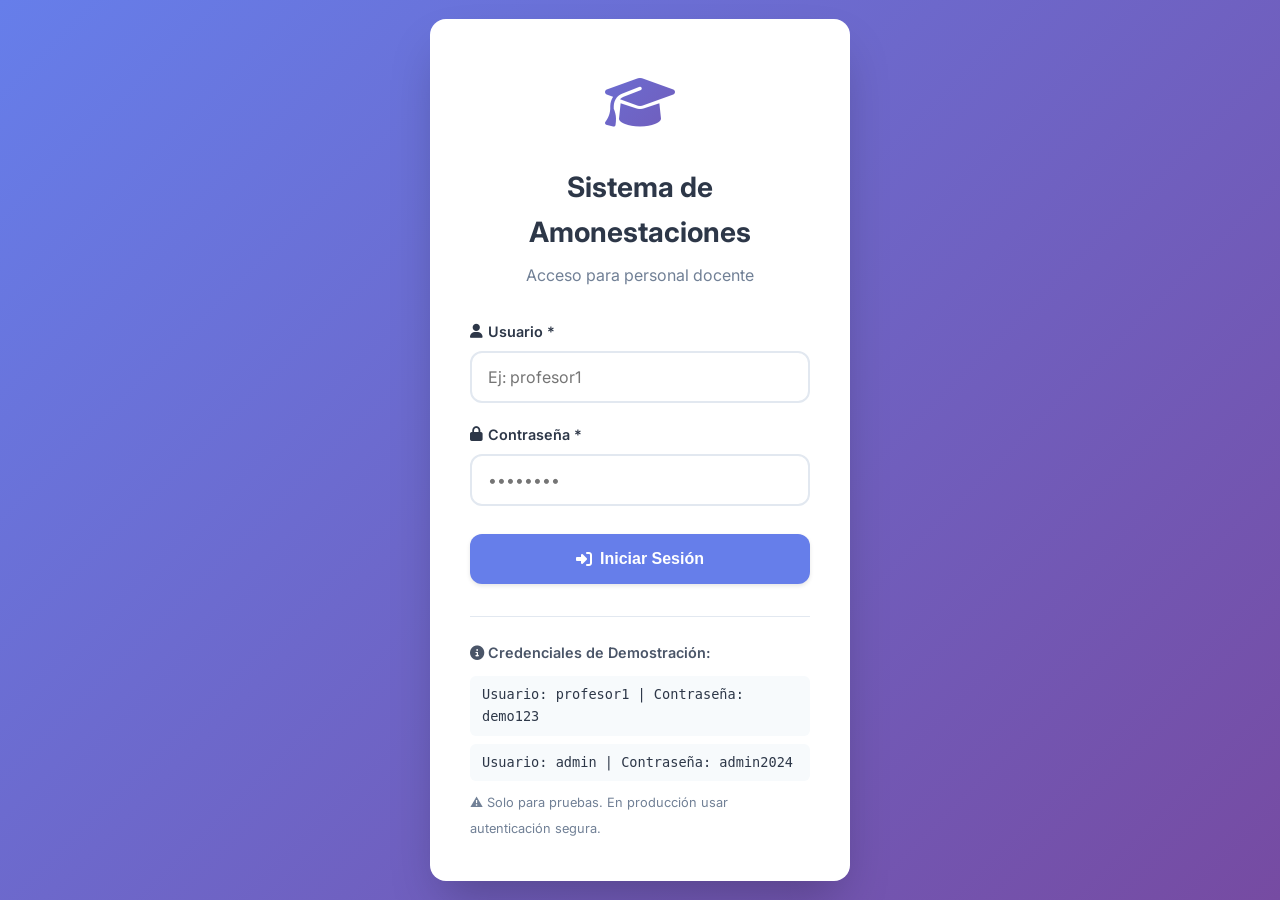
<file: experimentos/index.html>
<!DOCTYPE html>
<html lang="es">
<head>
    <meta charset="UTF-8">
    <meta name="viewport" content="width=device-width, initial-scale=1.0">
    <title>Acceso - Sistema de Amonestaciones</title>
    <meta name="description" content="Acceso seguro para profesores">
    
    <!-- Fuentes e Iconos -->
    <link href="https://fonts.googleapis.com/css2?family=Inter:wght@300;400;500;600;700&display=swap" rel="stylesheet">
    <link href="https://cdnjs.cloudflare.com/ajax/libs/font-awesome/6.4.0/css/all.min.css" rel="stylesheet">
    
    <!-- Estilos -->
    <link rel="stylesheet" href="styles.css">
    
    <style>
        /* Estilos específicos para login */
        .login-wrapper {
            min-height: 100vh;
            display: flex;
            align-items: center;
            justify-content: center;
            padding: 1rem;
            background: linear-gradient(135deg, #667eea 0%, #764ba2 100%);
        }
        
        .login-card {
            background: white;
            border-radius: 16px;
            padding: 2.5rem;
            width: 100%;
            max-width: 420px;
            box-shadow: 0 25px 50px -12px rgba(0, 0, 0, 0.25);
            text-align: center;
        }
        
        .login-card .logo {
            font-size: 3.5rem;
            margin-bottom: 1rem;
            background: linear-gradient(135deg, #667eea 0%, #764ba2 100%);
            -webkit-background-clip: text;
            -webkit-text-fill-color: transparent;
            background-clip: text;
        }
        
        .login-card h2 {
            font-size: 1.75rem;
            font-weight: 700;
            margin-bottom: 0.5rem;
            color: #2d3748;
        }
        
        .login-card p {
            color: #718096;
            margin-bottom: 2rem;
            font-size: 1rem;
        }
        
        .login-form .form-group {
            margin-bottom: 1.25rem;
            text-align: left;
        }
        
        .login-form input {
            width: 100%;
            padding: 0.875rem 1rem;
            border: 2px solid #e2e8f0;
            border-radius: 12px;
            font-size: 1rem;
            transition: all 0.2s;
        }
        
        .login-form input:focus {
            outline: none;
            border-color: #667eea;
            box-shadow: 0 0 0 3px rgba(102, 126, 234, 0.15);
        }
        
        .login-error {
            background: #fed7d7;
            color: #c53030;
            padding: 0.75rem 1rem;
            border-radius: 8px;
            margin-bottom: 1.25rem;
            font-size: 0.9rem;
            display: none;
            text-align: left;
        }
        
        .login-form .btn {
            width: 100%;
            padding: 1rem;
            font-size: 1rem;
            margin-top: 0.5rem;
        }
        
        .demo-credentials {
            margin-top: 2rem;
            padding-top: 1.5rem;
            border-top: 1px solid #e2e8f0;
            text-align: left;
        }
        
        .demo-credentials h4 {
            font-size: 0.9rem;
            font-weight: 600;
            color: #4a5568;
            margin-bottom: 0.75rem;
        }
        
        .demo-credentials code {
            display: block;
            background: #f7fafc;
            padding: 0.5rem 0.75rem;
            border-radius: 6px;
            font-size: 0.85rem;
            margin-bottom: 0.5rem;
            color: #2d3748;
        }
        
        .demo-credentials small {
            color: #718096;
            font-size: 0.8rem;
        }
    </style>
</head>
<body>
    <div class="login-wrapper">
        <div class="login-card">
            <div class="logo">
                <i class="fas fa-graduation-cap"></i>
            </div>
            <h2>Sistema de Amonestaciones</h2>
            <p>Acceso para personal docente</p>
            
            <form id="login-form" class="login-form" onsubmit="handleLogin(event)" novalidate>
                <div id="login-error" class="login-error" role="alert"></div>
                
                <div class="form-group">
                    <label for="username">
                        <i class="fas fa-user"></i> Usuario *
                    </label>
                    <input 
                        type="text" 
                        id="username" 
                        name="username"
                        placeholder="Ej: profesor1"
                        required
                        autocomplete="username"
                        pattern="[a-zA-Z0-9]+"
                        title="Solo letras y números"
                    >
                </div>
                
                <div class="form-group">
                    <label for="password">
                        <i class="fas fa-lock"></i> Contraseña *
                    </label>
                    <input 
                        type="password" 
                        id="password" 
                        name="password"
                        placeholder="••••••••"
                        required
                        autocomplete="current-password"
                        minlength="6"
                    >
                </div>
                
                <button type="submit" id="login-submit" class="btn btn-primary">
                    <i class="fas fa-sign-in-alt"></i> Iniciar Sesión
                </button>
            </form>
            
            <div class="demo-credentials">
                <h4><i class="fas fa-info-circle"></i> Credenciales de Demostración:</h4>
                <code>Usuario: profesor1 | Contraseña: demo123</code>
                <code>Usuario: admin | Contraseña: admin2024</code>
                <small>⚠️ Solo para pruebas. En producción usar autenticación segura.</small>
            </div>
        </div>
    </div>
    
    <!-- Script principal -->
    <script src="app.js"></script>
    
    <!-- Script específico para login (solo si app.js no maneja todo) -->
    <script>
        // Fallback: Si app.js no se cargó, definir función mínima
        if (typeof handleLogin !== 'function') {
            window.handleLogin = function(event) {
                event.preventDefault();
                const username = document.getElementById('username').value;
                const password = document.getElementById('password').value;
                
                // Demo: credenciales hardcodeadas (SOLO PARA DESARROLLO)
                if ((username === 'profesor1' && password === 'demo123') || 
                    (username === 'admin' && password === 'admin2024')) {
                    
                    // Guardar sesión simulada
                    const session = {
                        teacherId: username === 'admin' ? 'T999' : 'T001',
                        teacherName: username === 'admin' ? 'Administrador' : 'Prof. María González',
                        username: username,
                        loginTime: new Date().toISOString()
                    };
                    localStorage.setItem('amonestaciones_session', JSON.stringify(session));
                    
                    // Redirigir
                    window.location.href = 'amonestacion.html';
                } else {
                    document.getElementById('login-error').style.display = 'block';
                    document.getElementById('login-error').textContent = 'Usuario o contraseña incorrectos';
                }
            };
        }
    </script>
</body>
</html>
</file>
<file: experimentos/styles.css>
/**
 * ============================================================================
 * STYLES.CSS - ESTILOS COMPARTIDOS PARA EL SISTEMA DE AMONESTACIONES
 * ============================================================================
 */

/* ==========================================================================
   VARIABLES CSS Y CONFIGURACIÓN BASE
   ========================================================================== */
:root {
    /* Paleta de colores */
    --primary: #667eea;
    --primary-dark: #5a67d8;
    --success: #48bb78;
    --warning: #ed8936;
    --danger: #f56565;
    --dark: #2d3748;
    --light: #f7fafc;
    --white: #ffffff;
    --gray: #718096;
    --border: #e2e8f0;
    
    /* Gradientes */
    --gradient-primary: linear-gradient(135deg, #667eea 0%, #764ba2 100%);
    --gradient-success: linear-gradient(135deg, #56ab2f 0%, #a8e6cf 100%);
    
    /* Sombras y bordes */
    --shadow: 0 4px 6px -1px rgba(0, 0, 0, 0.1), 0 2px 4px -1px rgba(0, 0, 0, 0.06);
    --shadow-lg: 0 10px 15px -3px rgba(0, 0, 0, 0.1), 0 4px 6px -2px rgba(0, 0, 0, 0.05);
    --radius: 12px;
    --radius-lg: 16px;
    
    /* Transiciones */
    --transition: all 0.2s ease-in-out;
}

/* Reset y base */
*, *::before, *::after {
    box-sizing: border-box;
    margin: 0;
    padding: 0;
}

html {
    font-size: 16px;
    scroll-behavior: smooth;
}

body {
    font-family: 'Inter', -apple-system, BlinkMacSystemFont, 'Segoe UI', Roboto, sans-serif;
    background: linear-gradient(135deg, #f5f7fa 0%, #e4edf5 100%);
    color: var(--dark);
    line-height: 1.6;
    min-height: 100vh;
}

/* ==========================================================================
   CONTENEDOR PRINCIPAL
   ========================================================================== */
.container {
    max-width: 1200px;
    margin: 0 auto;
    padding: 1.5rem;
}

/* ==========================================================================
   HEADER Y NAVEGACIÓN
   ========================================================================== */
.app-header {
    background: var(--white);
    border-radius: var(--radius-lg);
    padding: 1.25rem 1.5rem;
    margin-bottom: 1.5rem;
    box-shadow: var(--shadow);
    display: flex;
    justify-content: space-between;
    align-items: center;
    flex-wrap: wrap;
    gap: 1rem;
}

.app-header h1 {
    font-size: 1.5rem;
    font-weight: 700;
    color: var(--dark);
    display: flex;
    align-items: center;
    gap: 0.5rem;
}

.app-header h1 i {
    color: var(--primary);
}

.header-actions {
    display: flex;
    align-items: center;
    gap: 1rem;
    flex-wrap: wrap;
}

.teacher-info {
    padding: 0.5rem 1rem;
    background: rgba(102, 126, 234, 0.1);
    border-radius: var(--radius);
    font-weight: 500;
    font-size: 0.9rem;
    color: var(--primary-dark);
}

/* ==========================================================================
   BOTONES
   ========================================================================== */
.btn {
    display: inline-flex;
    align-items: center;
    justify-content: center;
    gap: 0.5rem;
    padding: 0.75rem 1.25rem;
    border: none;
    border-radius: var(--radius);
    font-weight: 600;
    font-size: 0.95rem;
    cursor: pointer;
    text-decoration: none;
    transition: var(--transition);
    background: var(--primary);
    color: white;
    box-shadow: 0 2px 4px rgba(0, 0, 0, 0.1);
}

.btn:hover:not(:disabled) {
    background: var(--primary-dark);
    transform: translateY(-1px);
    box-shadow: 0 4px 8px rgba(0, 0, 0, 0.15);
}

.btn:active:not(:disabled) {
    transform: translateY(0);
}

.btn:disabled {
    opacity: 0.6;
    cursor: not-allowed;
    transform: none !important;
}

.btn-secondary {
    background: var(--light);
    color: var(--dark);
    border: 2px solid var(--border);
}

.btn-secondary:hover:not(:disabled) {
    background: #edf2f7;
    border-color: var(--primary);
}

.btn-danger {
    background: var(--danger);
}

.btn-danger:hover:not(:disabled) {
    background: #e53e3e;
}

.btn-sm {
    padding: 0.4rem 0.8rem;
    font-size: 0.85rem;
}

.btn-block {
    width: 100%;
}

/* ==========================================================================
   FORMULARIOS
   ========================================================================== */
.card {
    background: var(--white);
    border-radius: var(--radius-lg);
    padding: 1.5rem;
    margin-bottom: 1.5rem;
    box-shadow: var(--shadow);
}

.card-title {
    font-size: 1.25rem;
    font-weight: 600;
    margin-bottom: 1.25rem;
    padding-bottom: 0.75rem;
    border-bottom: 1px solid var(--border);
    display: flex;
    align-items: center;
    gap: 0.5rem;
}

.form-grid {
    display: grid;
    grid-template-columns: repeat(auto-fit, minmax(250px, 1fr));
    gap: 1.25rem;
}

.form-group {
    display: flex;
    flex-direction: column;
    gap: 0.5rem;
}

.form-group label {
    font-weight: 600;
    font-size: 0.9rem;
    color: var(--dark);
    display: flex;
    align-items: center;
    gap: 0.3rem;
}

.form-group label .required {
    color: var(--danger);
}

.form-group input,
.form-group select,
.form-group textarea {
    padding: 0.75rem 1rem;
    border: 2px solid var(--border);
    border-radius: var(--radius);
    font-size: 1rem;
    font-family: inherit;
    transition: var(--transition);
    background: var(--white);
}

.form-group input:focus,
.form-group select:focus,
.form-group textarea:focus {
    outline: none;
    border-color: var(--primary);
    box-shadow: 0 0 0 3px rgba(102, 126, 234, 0.15);
}

.form-group input:invalid:not(:placeholder-shown),
.form-group select:invalid:not(:placeholder-shown) {
    border-color: var(--danger);
}

.form-group textarea {
    resize: vertical;
    min-height: 100px;
    max-height: 200px;
}

.form-group small {
    font-size: 0.8rem;
    color: var(--gray);
}

.form-actions {
    display: flex;
    gap: 1rem;
    justify-content: flex-end;
    margin-top: 1.5rem;
    padding-top: 1.25rem;
    border-top: 1px solid var(--border);
    flex-wrap: wrap;
}

/* ==========================================================================
   LOGIN PAGE
   ========================================================================== */
.login-wrapper {
    min-height: 100vh;
    display: flex;
    align-items: center;
    justify-content: center;
    padding: 1rem;
}

.login-card {
    background: var(--white);
    border-radius: var(--radius-lg);
    padding: 2.5rem;
    width: 100%;
    max-width: 420px;
    box-shadow: var(--shadow-lg);
    text-align: center;
}

.login-card .logo {
    font-size: 3rem;
    margin-bottom: 1rem;
    background: var(--gradient-primary);
    -webkit-background-clip: text;
    -webkit-text-fill-color: transparent;
    background-clip: text;
}

.login-card h2 {
    font-size: 1.5rem;
    font-weight: 700;
    margin-bottom: 0.5rem;
}

.login-card p {
    color: var(--gray);
    margin-bottom: 2rem;
}

.login-error {
    background: #fed7d7;
    color: #c53030;
    padding: 0.75rem 1rem;
    border-radius: var(--radius);
    margin-bottom: 1.25rem;
    font-size: 0.9rem;
    display: none;
    text-align: left;
}

/* ==========================================================================
   TABLA DE REPORTES
   ========================================================================== */
.filters-bar {
    display: grid;
    grid-template-columns: repeat(auto-fit, minmax(180px, 1fr));
    gap: 1rem;
    margin-bottom: 1.5rem;
    padding: 1rem;
    background: var(--light);
    border-radius: var(--radius);
}

.table-container {
    overflow-x: auto;
    background: var(--white);
    border-radius: var(--radius-lg);
    box-shadow: var(--shadow);
}

table {
    width: 100%;
    border-collapse: collapse;
    font-size: 0.95rem;
}

thead {
    background: var(--gradient-primary);
    color: white;
}

th, td {
    padding: 1rem;
    text-align: left;
    border-bottom: 1px solid var(--border);
}

th {
    font-weight: 600;
    font-size: 0.85rem;
    text-transform: uppercase;
    letter-spacing: 0.5px;
    white-space: nowrap;
}

tbody tr:hover {
    background: rgba(102, 126, 234, 0.05);
}

tbody tr:last-child td {
    border-bottom: none;
}

/* Badges de estado */
.badge {
    display: inline-block;
    padding: 0.25rem 0.75rem;
    border-radius: 20px;
    font-size: 0.8rem;
    font-weight: 600;
    text-transform: uppercase;
}

.badge.severity-leve {
    background: #c6f6d5;
    color: #22543d;
}

.badge.severity-moderada {
    background: #fef3c7;
    color: #92400e;
}

.badge.severity-grave {
    background: #fed7d7;
    color: #c53030;
}

/* ==========================================================================
   UTILIDADES
   ========================================================================== */
.text-center { text-align: center; }
.text-right { text-align: right; }
.mt-1 { margin-top: 0.5rem; }
.mt-2 { margin-top: 1rem; }
.mb-1 { margin-bottom: 0.5rem; }
.mb-2 { margin-bottom: 1rem; }
.hidden { display: none !important; }

/* ==========================================================================
   RESPONSIVE
   ========================================================================== */
@media (max-width: 768px) {
    .container {
        padding: 1rem;
    }
    
    .app-header {
        flex-direction: column;
        text-align: center;
    }
    
    .header-actions {
        justify-content: center;
    }
    
    .form-grid {
        grid-template-columns: 1fr;
    }
    
    .form-actions {
        flex-direction: column;
    }
    
    .form-actions .btn {
        width: 100%;
    }
    
    .filters-bar {
        grid-template-columns: 1fr;
    }
    
    th, td {
        padding: 0.75rem 0.5rem;
        font-size: 0.9rem;
    }
    
    /* Ocultar columnas menos importantes en móvil */
    .hide-mobile {
        display: none;
    }
}

/* ==========================================================================
   ACCESIBILIDAD
   ========================================================================== */
@media (prefers-reduced-motion: reduce) {
    *, *::before, *::after {
        animation-duration: 0.01ms !important;
        animation-iteration-count: 1 !important;
        transition-duration: 0.01ms !important;
    }
}

/* Focus visible para navegación por teclado */
:focus-visible {
    outline: 2px solid var(--primary);
    outline-offset: 2px;
}

/* ==========================================================================
   ICONOS (Font Awesome fallback si no se carga CDN)
   ========================================================================== */
.fas, .fa {
    font-style: normal;
    font-weight: 900;
    font-family: 'Font Awesome 6 Free', sans-serif;
}

/* Spinner de carga */
.spinner {
    display: inline-block;
    width: 1rem;
    height: 1rem;
    border: 2px solid rgba(255,255,255,0.3);
    border-radius: 50%;
    border-top-color: white;
    animation: spin 0.8s linear infinite;
    vertical-align: middle;
}

@keyframes spin {
    to { transform: rotate(360deg); }
}
</file>
